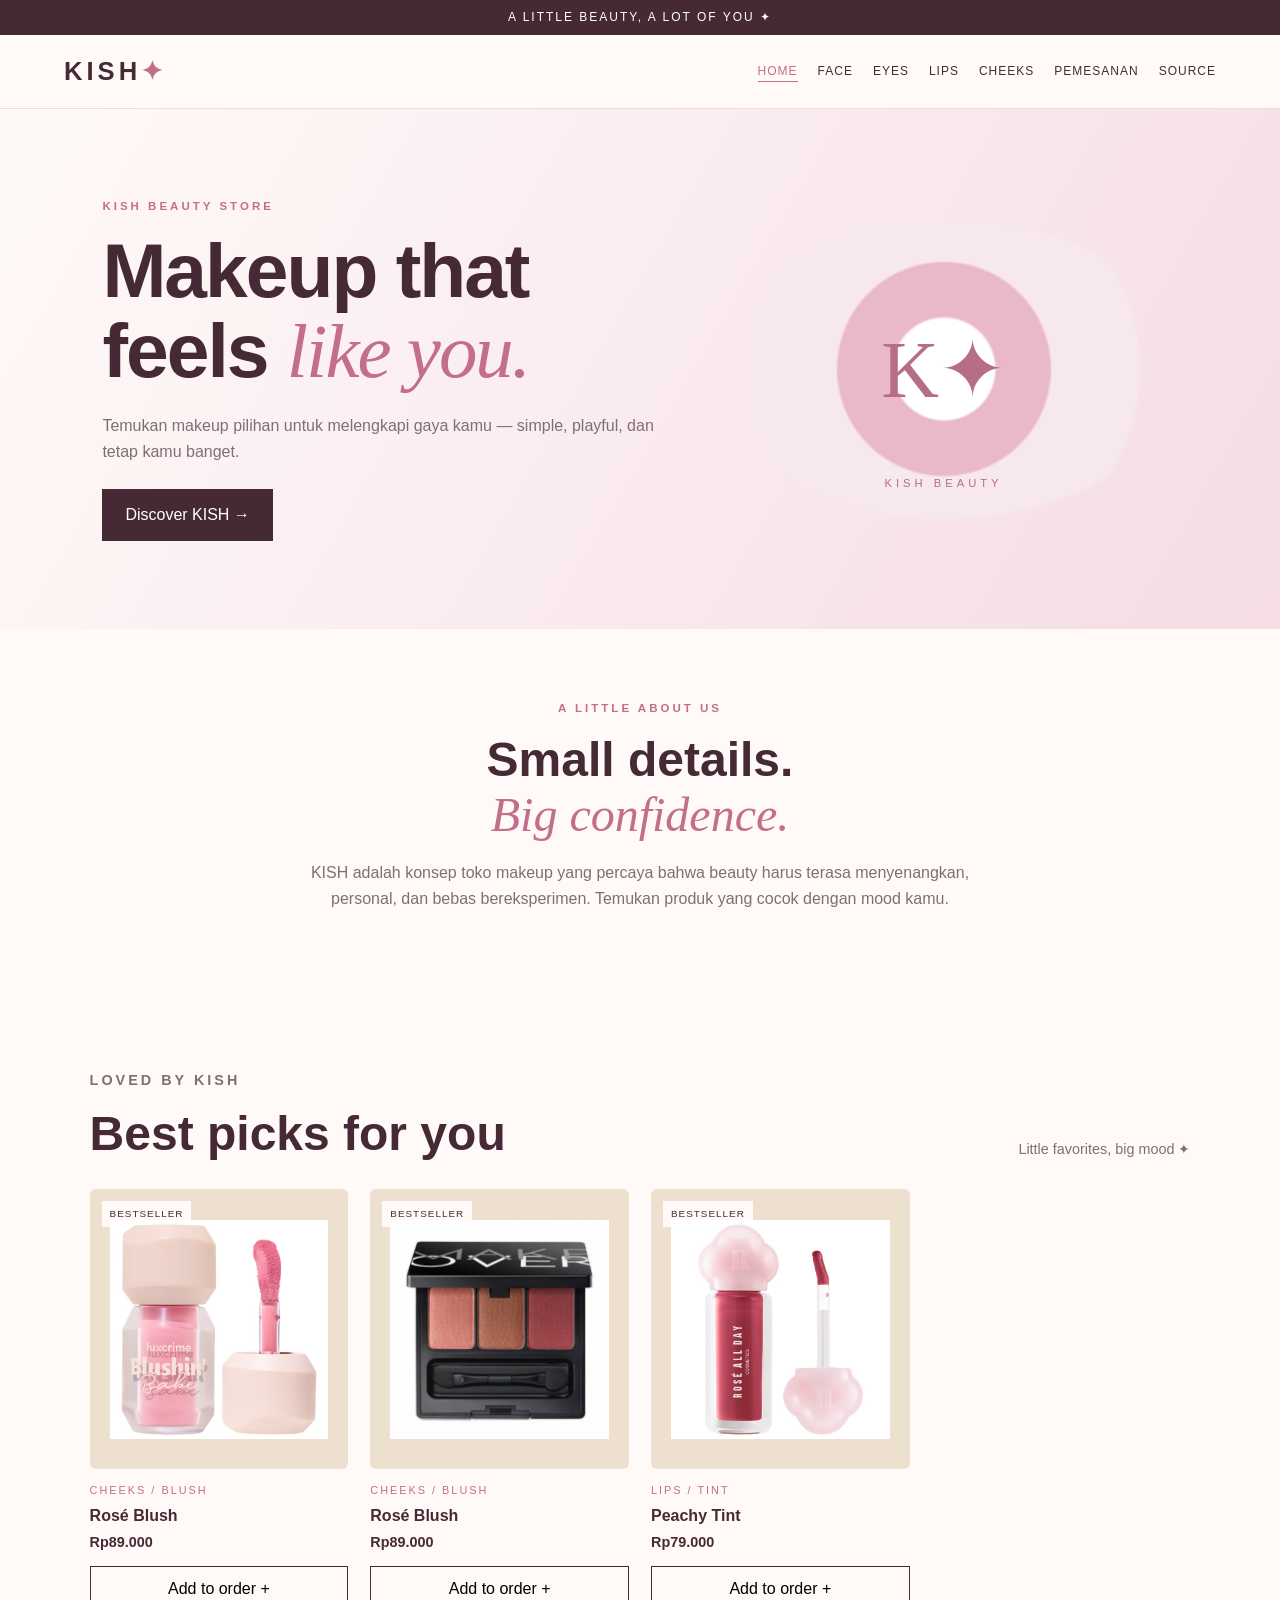
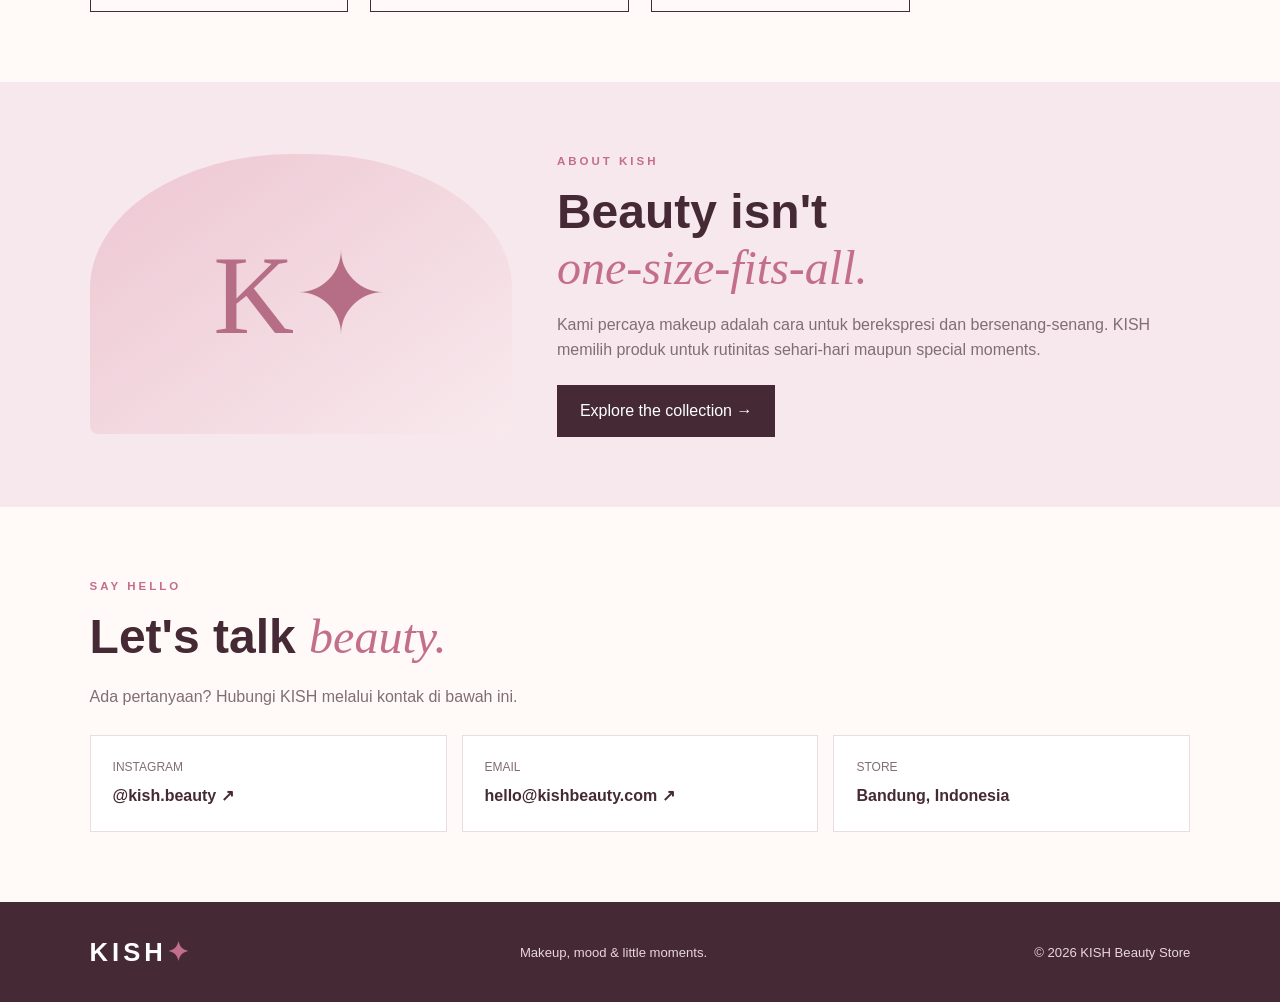
<file: index.html>
<!DOCTYPE html>
<html lang="id">

<head>
    <meta charset="UTF-8">
    <meta name="viewport" content="width=device-width, initial-scale=1">

    <title>Home | KISH Beauty</title>

    <link rel="stylesheet" href="style.css">
</head>

<body>

    <!-- Announcement Bar -->
    <div class="announcement">
        A LITTLE BEAUTY, A LOT OF YOU ✦
    </div>

    <!-- Header & Navigation -->
    <header>
        <a class="logo" href="index.html">
            KISH<span>✦</span>
        </a>

        <nav>
            <a href="index.html" class="active">Home</a>
            <a href="face.html" class="">Face</a>
            <a href="eyes.html" class="">Eyes</a>
            <a href="lips.html" class="">Lips</a>
            <a href="cheeks.html" class="">Cheeks</a>
            <a href="pemesanan.html" class="">Pemesanan</a>
            <a href="source.html" class="">Source</a>
        </nav>

        <button
            class="menu-toggle"
            onclick="toggleMenu()"
            aria-label="Open menu"
        >
            ☰
        </button>
    </header>

    <!-- Main Content -->
    <main>

        <!-- Hero Section -->
        <section class="hero">
            <div>
                <p class="eyebrow">KISH BEAUTY STORE</p>

                <h1>
                    Makeup that feels
                    <em>like you.</em>
                </h1>

                <p class="lead">
                    Temukan makeup pilihan untuk melengkapi gaya kamu —
                    simple, playful, dan tetap kamu banget.
                </p>

                <a class="btn" href="#best-picks">
                    Discover KISH →
                </a>
            </div>

            <div class="hero-art">
                K✦
            </div>
        </section>

        <!-- Short Introduction -->
        <section class="intro">
            <p class="eyebrow">A LITTLE ABOUT US</p>

            <h2>
                Small details.<br>
                <em>Big confidence.</em>
            </h2>

            <p>
                KISH adalah konsep toko makeup yang percaya bahwa beauty
                harus terasa menyenangkan, personal, dan bebas bereksperimen.
                Temukan produk yang cocok dengan mood kamu.
            </p>
        </section>

        <!-- Best Picks Section -->
        <section id="best-picks">

            <div class="section-heading">
                <div>
                    <p class="eyebrow">LOVED BY KISH</p>
                    <h2>Best picks for you</h2>
                </div>

                <p>Little favorites, big mood ✦</p>
            </div>

            <div class="products">

                <!-- Product 1 -->
                <article class="product">
                    
<div class="product-art sand">
    <img
        src="images/cek2.jpg"
        alt="Soft Matte Cushion KISH"
        class="product-image"
    >

    <span class="tag">
        BESTSELLER
    </span>
</div>


                    <p class="product-meta">CHEEKS / BLUSH</p>
                    <h3>Rosé Blush</h3>

                    <div class="price">Rp89.000</div>

                    <button onclick="chooseProduct(&quot;Rosé Blush&quot;)">
                        Add to order +
                    </button>
                </article>

<!-- Product 2 -->
                <article class="product">
                    
<div class="product-art sand">
    <img
        src="images/eye2.jpg"
        alt="Soft Matte Cushion KISH"
        class="product-image"
    >

    <span class="tag">
        BESTSELLER
    </span>
</div>


                    <p class="product-meta">CHEEKS / BLUSH</p>
                    <h3>Rosé Blush</h3>

                    <div class="price">Rp89.000</div>

                    <button onclick="chooseProduct(&quot;Rosé Blush&quot;)">
                        Add to order +
                    </button>
                </article>

                <!-- Product 3 -->
                <article class="product">
                    
<div class="product-art sand">
    <img
        src="images/lips1.jpg"
        alt="Soft Matte Cushion KISH"
        class="product-image"
    >

    <span class="tag">
        BESTSELLER
    </span>
</div>

                    <p class="product-meta">LIPS / TINT</p>
                    <h3>Peachy Tint</h3>

                    <div class="price">Rp79.000</div>

                    <button onclick="chooseProduct(&quot;Peachy Tint&quot;)">
                        Add to order +
                    </button>
                </article>

                

                

            </div>
        </section>

        <!-- About KISH Section -->
        <section class="split">

            <div class="brand-art">
                K✦
            </div>

            <div>
                <p class="eyebrow">ABOUT KISH</p>

                <h2>
                    Beauty isn't<br>
                    <em>one-size-fits-all.</em>
                </h2>

                <p>
                    Kami percaya makeup adalah cara untuk berekspresi dan
                    bersenang-senang. KISH memilih produk untuk rutinitas
                    sehari-hari maupun special moments.
                </p>

                <a class="btn" href="face.html">
                    Explore the collection →
                </a>
            </div>

        </section>

        <!-- Contact Section -->
        <section id="contact">

            <p class="eyebrow">SAY HELLO</p>

            <h2>
                Let's talk <em>beauty.</em>
            </h2>

            <p class="lead">
                Ada pertanyaan? Hubungi KISH melalui kontak di bawah ini.
            </p>

            <div class="info-grid">

                <!-- Instagram -->
                <div class="info-card">
                    <span>INSTAGRAM</span>

                    <b>
                        <a
                            href="https://instagram.com/"
                            target="_blank"
                            rel="noopener"
                        >
                            @kish.beauty ↗
                        </a>
                    </b>
                </div>

                <!-- Email -->
                <div class="info-card">
                    <span>EMAIL</span>

                    <b>
                        <a href="mailto:hello@kishbeauty.com">
                            hello@kishbeauty.com ↗
                        </a>
                    </b>
                </div>

                <!-- Store Location -->
                <div class="info-card">
                    <span>STORE</span>
                    <b>Bandung, Indonesia</b>
                </div>

            </div>
        </section>

    </main>

    <!-- Footer -->
    <footer>
        <a class="logo" href="index.html">
            KISH<span>✦</span>
        </a>

        <p>Makeup, mood & little moments.</p>

        <small>© 2026 KISH Beauty Store</small>
    </footer>

    <!-- JavaScript -->
    <script src="script.js"></script>

</body>
</html>
</file>
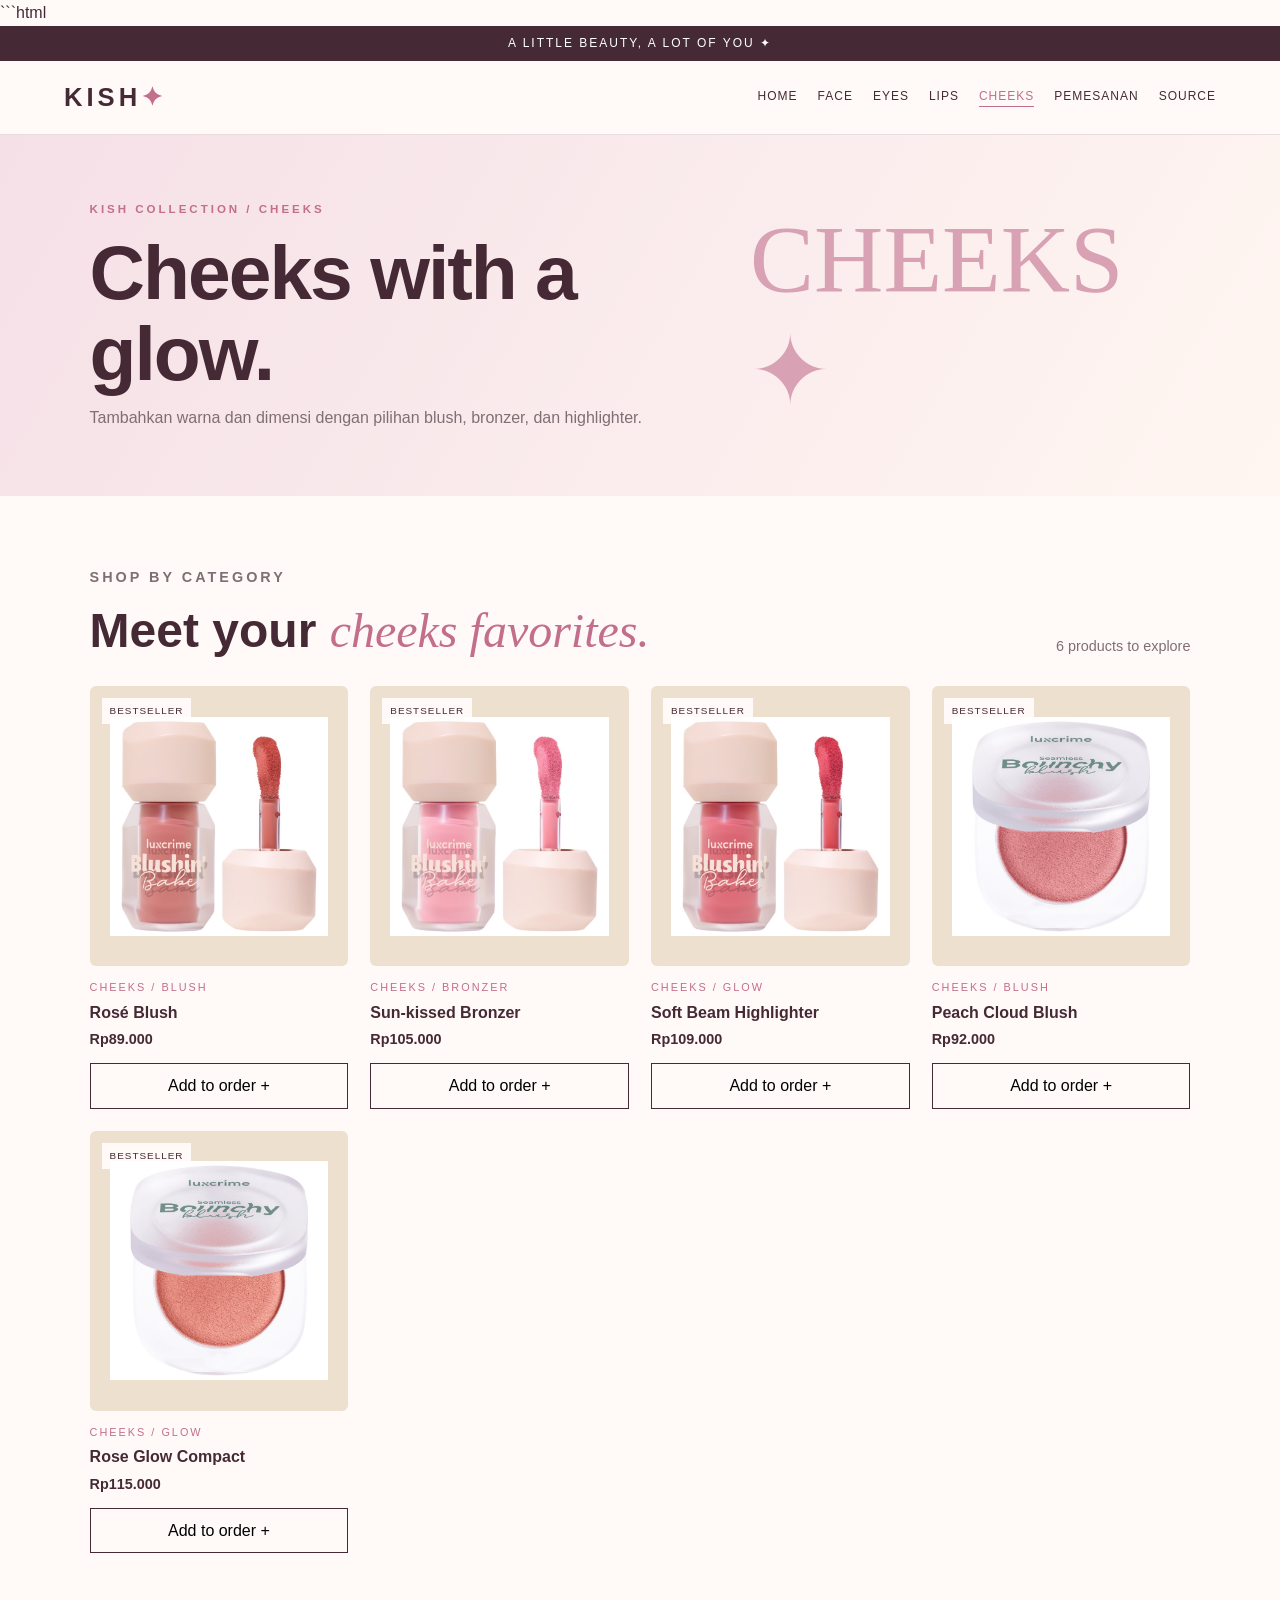
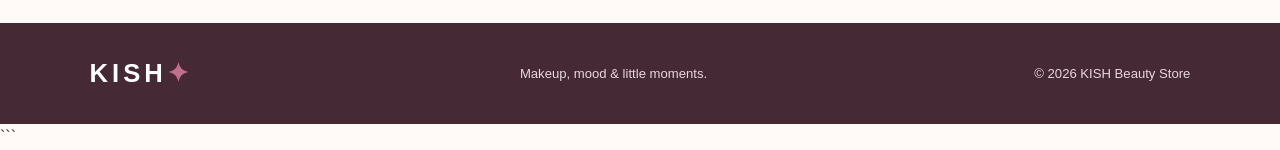
<file: cheeks.html>
```html
<!DOCTYPE html>
<html lang="id">

<head>
    <meta charset="UTF-8">
    <meta name="viewport" content="width=device-width, initial-scale=1">

    <title>Cheeks | KISH Beauty</title>

    <link rel="stylesheet" href="style.css">
</head>

<body>

    <!-- Announcement Bar -->
    <div class="announcement">
        A LITTLE BEAUTY, A LOT OF YOU ✦
    </div>

    <!-- Header & Navigation -->
    <header>
        <a class="logo" href="index.html">
            KISH<span>✦</span>
        </a>

        <nav>
            <a href="index.html">Home</a>
            <a href="face.html">Face</a>
            <a href="eyes.html">Eyes</a>
            <a href="lips.html">Lips</a>
            <a href="cheeks.html" class="active">Cheeks</a>
            <a href="pemesanan.html">Pemesanan</a>
            <a href="source.html">Source</a>
        </nav>

        <button
            class="menu-toggle"
            onclick="toggleMenu()"
            aria-label="Open menu"
        >
            ☰
        </button>
    </header>

    <!-- Main Content -->
    <main>

        <!-- Cheeks Hero Section -->
        <section class="category-hero">
            <div>
                <p class="eyebrow">KISH COLLECTION / CHEEKS</p>

                <h1>Cheeks with a glow.</h1>

                <p>
                    Tambahkan warna dan dimensi dengan pilihan blush,
                    bronzer, dan highlighter.
                </p>
            </div>

            <div class="category-word">
                CHEEKS ✦
            </div>
        </section>

        <!-- Cheeks Product Collection -->
        <section>

            <div class="section-heading">
                <div>
                    <p class="eyebrow">SHOP BY CATEGORY</p>

                    <h2>
                        Meet your <em>cheeks favorites.</em>
                    </h2>
                </div>

                <p>6 products to explore</p>
            </div>

            <div class="products">

                <!-- Product 1: Rosé Blush -->
                <article class="product">
                    <div class="product-art sand"> <img src="images/cek1.jpg" alt="Soft Matte Cushion KISH" class="product-image" > <span class="tag"> BESTSELLER </span> </div>

                    <p class="product-meta">CHEEKS / BLUSH</p>
                    <h3>Rosé Blush</h3>

                    <div class="price">Rp89.000</div>

                    <button onclick="chooseProduct('Rosé Blush')">
                        Add to order +
                    </button>
                </article>

                <!-- Product 2: Sun-kissed Bronzer -->
                <article class="product">
                    <div class="product-art sand"> <img src="images/cek2.jpg" alt="Soft Matte Cushion KISH" class="product-image" > <span class="tag"> BESTSELLER </span> </div>

                    <p class="product-meta">CHEEKS / BRONZER</p>
                    <h3>Sun-kissed Bronzer</h3>

                    <div class="price">Rp105.000</div>

                    <button onclick="chooseProduct('Sun-kissed Bronzer')">
                        Add to order +
                    </button>
                </article>

                <!-- Product 3: Soft Beam Highlighter -->
                <article class="product">
                    <div class="product-art sand"> <img src="images/cek3.jpg" alt="Soft Matte Cushion KISH" class="product-image" > <span class="tag"> BESTSELLER </span> </div>

                    <p class="product-meta">CHEEKS / GLOW</p>
                    <h3>Soft Beam Highlighter</h3>

                    <div class="price">Rp109.000</div>

                    <button onclick="chooseProduct('Soft Beam Highlighter')">
                        Add to order +
                    </button>
                </article>

                </article>

                <!-- Product 5: Peach Cloud Blush -->
                <article class="product">
                   <div class="product-art sand"> <img src="images/cek5.jpg" alt="Soft Matte Cushion KISH" class="product-image" > <span class="tag"> BESTSELLER </span> </div>

                    <p class="product-meta">CHEEKS / BLUSH</p>
                    <h3>Peach Cloud Blush</h3>

                    <div class="price">Rp92.000</div>

                    <button onclick="chooseProduct('Peach Cloud Blush')">
                        Add to order +
                    </button>
                </article>

                <!-- Product 6: Rose Glow Compact -->
                <article class="product">
                    <div class="product-art sand"> <img src="images/cek6.jpg" alt="Soft Matte Cushion KISH" class="product-image" > <span class="tag"> BESTSELLER </span> </div>

                    <p class="product-meta">CHEEKS / GLOW</p>
                    <h3>Rose Glow Compact</h3>

                    <div class="price">Rp115.000</div>

                    <button onclick="chooseProduct('Rose Glow Compact')">
                        Add to order +
                    </button>
                </article>

            </div>
        </section>

    </main>

    <!-- Footer -->
    <footer>
        <a class="logo" href="index.html">
            KISH<span>✦</span>
        </a>

        <p>Makeup, mood & little moments.</p>

        <small>© 2026 KISH Beauty Store</small>
    </footer>

    <!-- JavaScript -->
    <script src="script.js"></script>

</body>
</html>
```
</file>
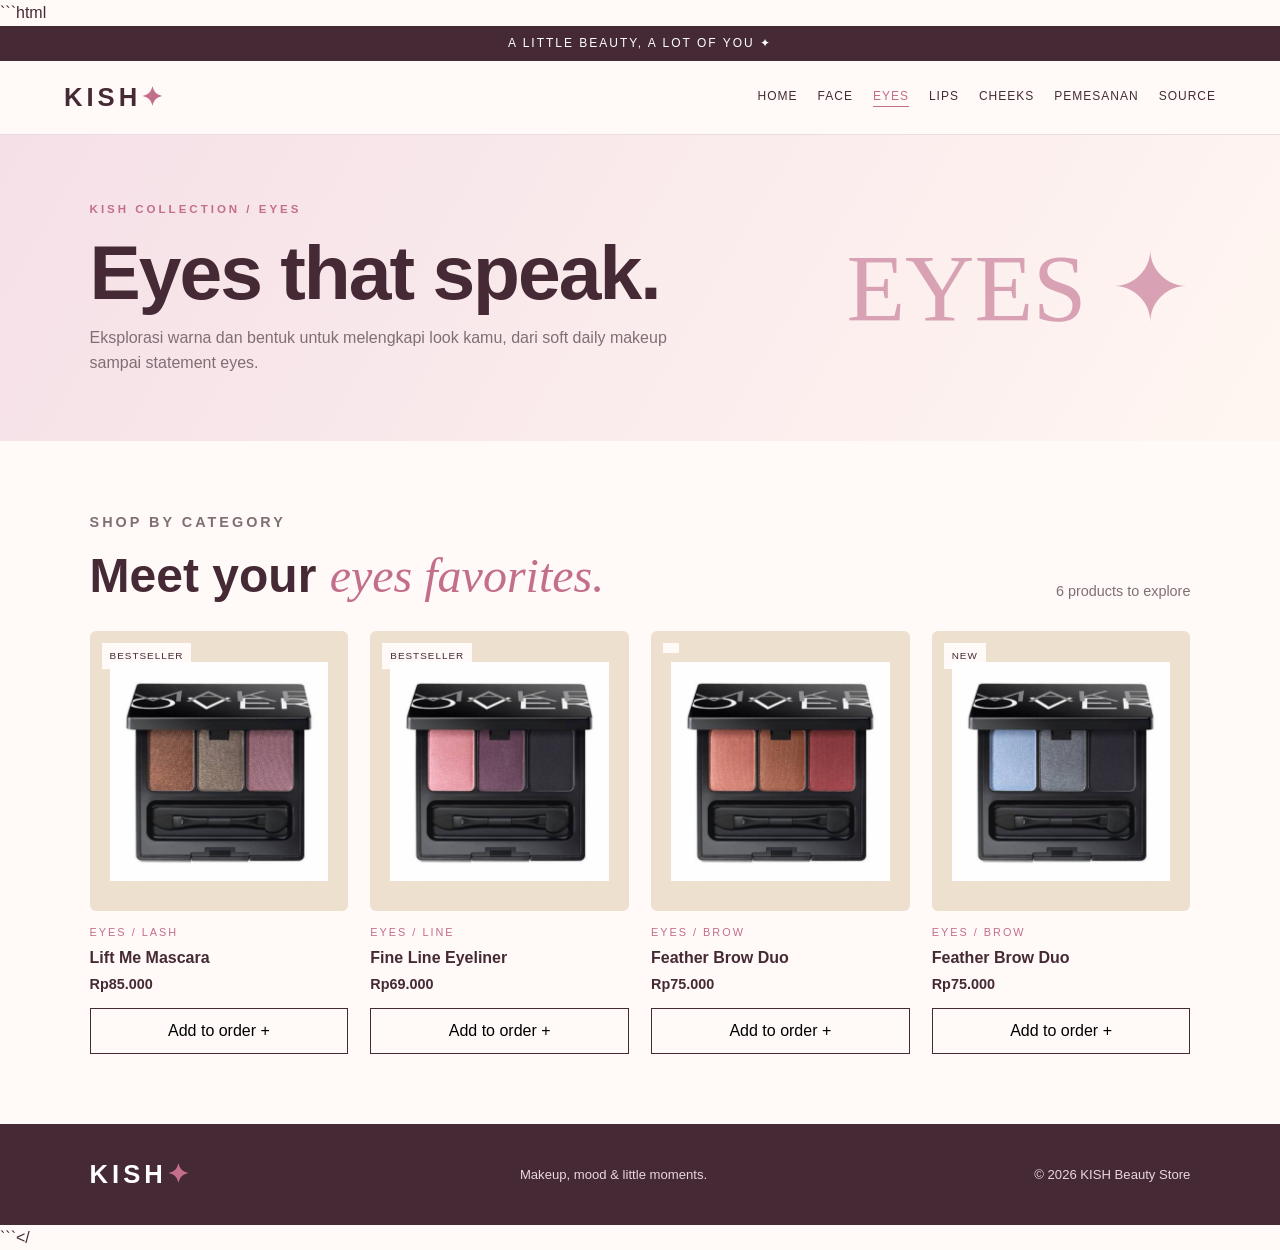
<file: eyes.html>
```html
<!DOCTYPE html>
<html lang="id">
<head>
    <meta charset="UTF-8">
    <meta name="viewport" content="width=device-width, initial-scale=1">

    <title>Eyes | KISH Beauty</title>
    <link rel="stylesheet" href="style.css">
</head>

<body>
    <!-- Announcement Bar -->
    <div class="announcement">
        A LITTLE BEAUTY, A LOT OF YOU ✦
    </div>

    <!-- Header & Navigation -->
    <header>
        <a class="logo" href="index.html">
            KISH<span>✦</span>
        </a>

        <nav>
            <a href="index.html">Home</a>
            <a href="face.html">Face</a>
            <a href="eyes.html" class="active">Eyes</a>
            <a href="lips.html">Lips</a>
            <a href="cheeks.html">Cheeks</a>
            <a href="pemesanan.html">Pemesanan</a>
            <a href="source.html">Source</a>
        </nav>

        <button
            class="menu-toggle"
            onclick="toggleMenu()"
            aria-label="Open menu"
        >
            ☰
        </button>
    </header>

    <!-- Main Content -->
    <main>

        <!-- Eyes Hero Section -->
        <section class="category-hero">
            <div>
                <p class="eyebrow">KISH COLLECTION / EYES</p>

                <h1>Eyes that speak.</h1>

                <p>
                    Eksplorasi warna dan bentuk untuk melengkapi look kamu,
                    dari soft daily makeup sampai statement eyes.
                </p>
            </div>

            <div class="category-word">
                EYES ✦
            </div>
        </section>

        <!-- Eyes Products Section -->
        <section>
            <div class="section-heading">
                <div>
                    <p class="eyebrow">SHOP BY CATEGORY</p>
                    <h2>Meet your <em>eyes favorites.</em></h2>
                </div>

                <p>6 products to explore</p>
            </div>

            <div class="products">

               

                <!-- Product 2 -->
                <article class="product">
                   <div class="product-art sand"> <img src="images/eye1.jpg" alt="Soft Matte Cushion KISH" class="product-image" > <span class="tag"> BESTSELLER </span> </div>

                    <p class="product-meta">EYES / LASH</p>
                    <h3>Lift Me Mascara</h3>
                    <div class="price">Rp85.000</div>

                    <button onclick="chooseProduct('Lift Me Mascara')">
                        Add to order +
                    </button>
                </article>

                <!-- Product 3 -->
                <article class="product">
                    <div class="product-art sand"> <img src="images/eye3.jpg" alt="Soft Matte Cushion KISH" class="product-image" > <span class="tag"> BESTSELLER </span> </div>

                    <p class="product-meta">EYES / LINE</p>
                    <h3>Fine Line Eyeliner</h3>
                    <div class="price">Rp69.000</div>

                    <button onclick="chooseProduct('Fine Line Eyeliner')">
                        Add to order +
                    </button>
                </article>

                <!-- Product 4 -->
                <article class="product">
                    <div class="product-art sand"> <img src="images/eye2.jpg" alt="Soft Matte Cushion KISH" class="product-image" > <span class="tag"> </span> </div>

                    <p class="product-meta">EYES / BROW</p>
                    <h3>Feather Brow Duo</h3>
                    <div class="price">Rp75.000</div>

                    <button onclick="chooseProduct('Feather Brow Duo')">
                        Add to order +
                    </button>
                </article>

               

                <!-- Product 6 -->
               <article class="product">
                    <div class="product-art sand"> <img src="images/eye4.jpg" alt="Soft Matte Cushion KISH" class="product-image" > <span class="tag"> NEW </span> </div>

                    <p class="product-meta">EYES / BROW</p>
                    <h3>Feather Brow Duo</h3>
                    <div class="price">Rp75.000</div>

                    <button onclick="chooseProduct('Feather Brow Duo')">
                        Add to order +
                    </button>
                </article>

            </div>
        </section>

    </main>

    <!-- Footer -->
    <footer>
        <a class="logo" href="index.html">
            KISH<span>✦</span>
        </a>

        <p>Makeup, mood & little moments.</p>

        <small>© 2026 KISH Beauty Store</small>
    </footer>

    <!-- JavaScript -->
    <script src="script.js"></script>
</body>
</html>
```</
</file>
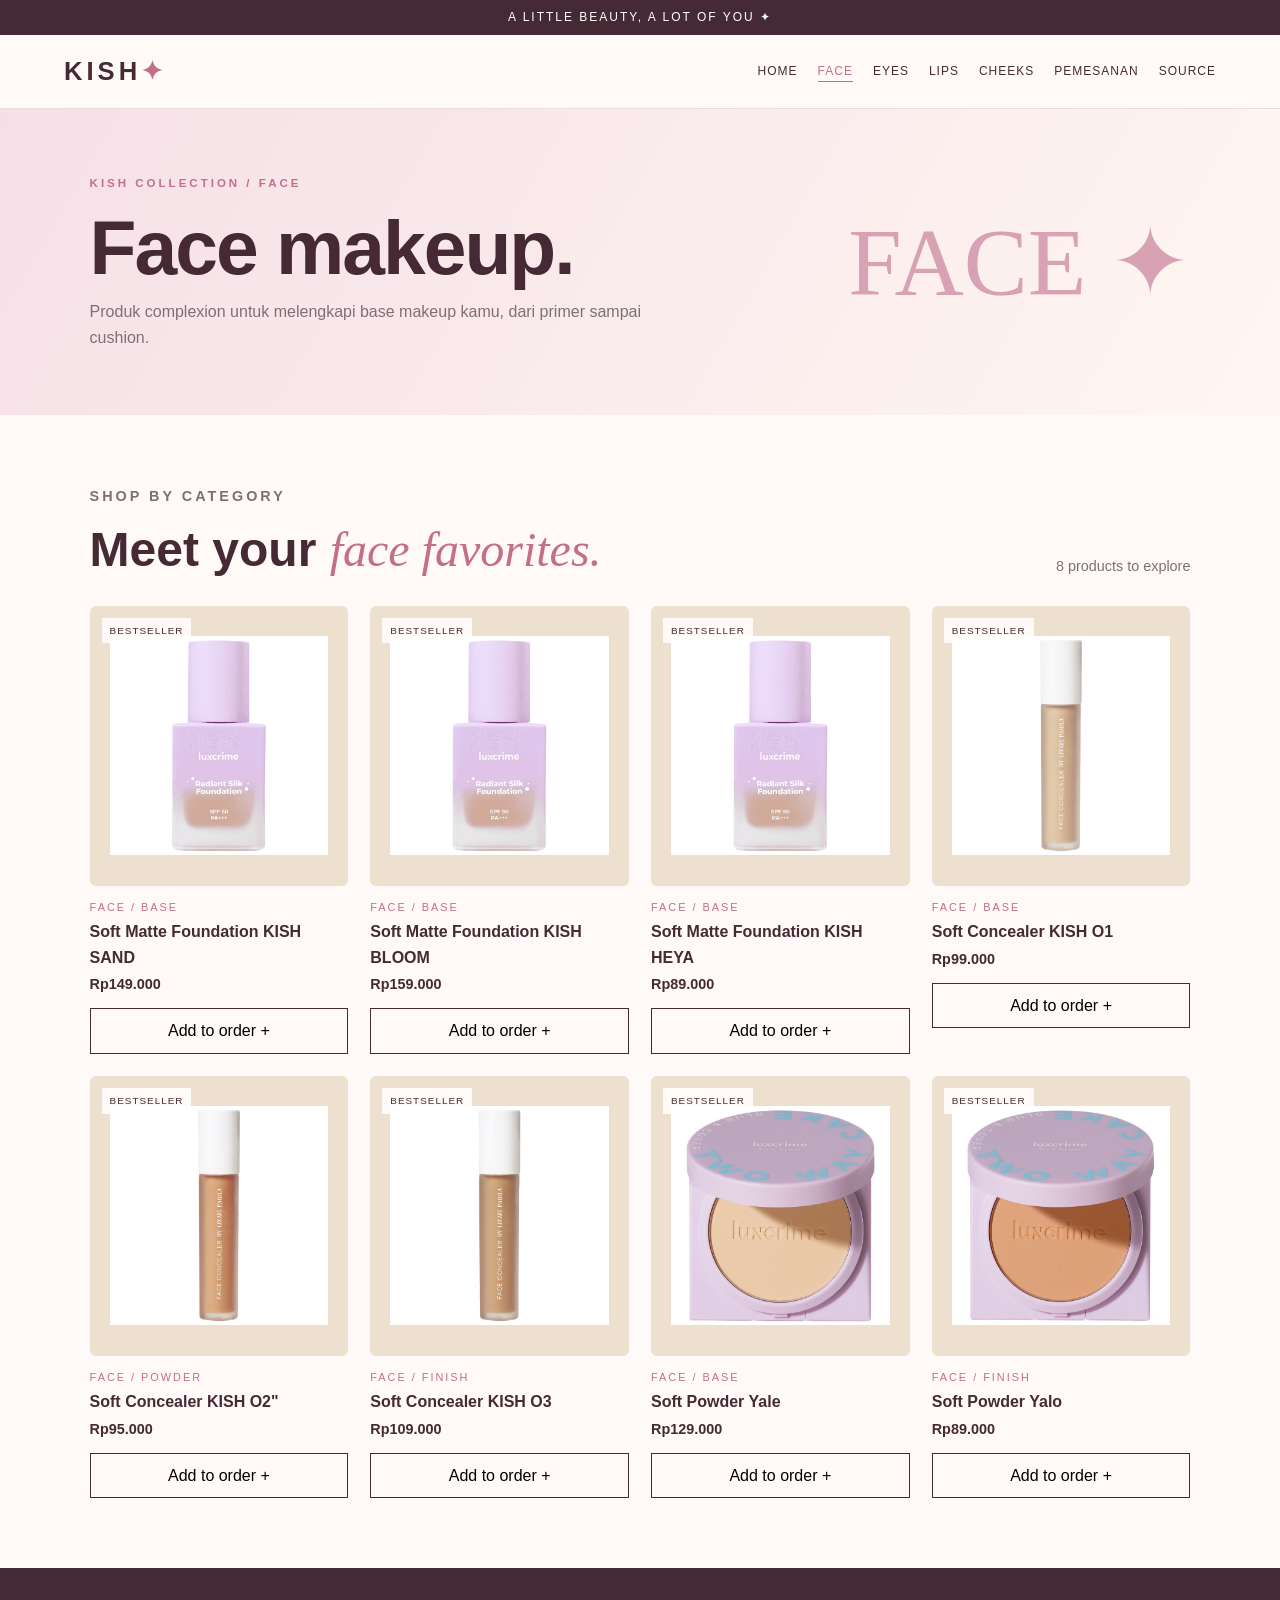
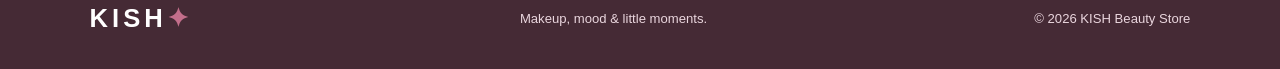
<file: face.html>
<!DOCTYPE html>
<html lang="id">
<head>
    <meta charset="UTF-8">
    <meta name="viewport" content="width=device-width, initial-scale=1">

    <title>Face | KISH Beauty</title>

    <link rel="stylesheet" href="style.css">
</head>

<body>

    <!-- Announcement Bar -->
    <div class="announcement">
        A LITTLE BEAUTY, A LOT OF YOU ✦
    </div>

    <!-- Header & Navigation -->
    <header>
        <a class="logo" href="index.html">
            KISH<span>✦</span>
        </a>

        <nav>
            <a href="index.html" class="">Home</a>
            <a href="face.html" class="active">Face</a>
            <a href="eyes.html" class="">Eyes</a>
            <a href="lips.html" class="">Lips</a>
            <a href="cheeks.html" class="">Cheeks</a>
            <a href="pemesanan.html" class="">Pemesanan</a>
            <a href="source.html" class="">Source</a>
        </nav>

        <button
            class="menu-toggle"
            onclick="toggleMenu()"
            aria-label="Open menu"
        >
            ☰
        </button>
    </header>

    <!-- Main Content -->
    <main>

        <!-- Face Category Hero -->
        <section class="category-hero">

            <div>
                <p class="eyebrow">
                    KISH COLLECTION / FACE
                </p>

                <h1>Face makeup.</h1>

                <p>
                    Produk complexion untuk melengkapi base makeup kamu,
                    dari primer sampai cushion.
                </p>
            </div>

            <div class="category-word">
                FACE ✦
            </div>

        </section>

        <!-- Product Collection -->
        <section>

            <div class="section-heading">

                <div>
                    <p class="eyebrow">
                        SHOP BY CATEGORY
                    </p>

                    <h2>
                        Meet your <em>face favorites.</em>
                    </h2>
                </div>

                <p>8 products to explore</p>

            </div>

            <div class="products">

                <!-- Product 1 -->
                <article class="product">

                    
<div class="product-art sand">
    <img
        src="images/face1.jpg"
        alt="Soft Matte Foundation KISH SAND"
        class="product-image"
    >

    <span class="tag">
        BESTSELLER
    </span>
</div>

                    <p class="product-meta">
                        FACE / BASE
                    </p>

                    <h3>Soft Matte Foundation KISH SAND</h3>

                    <div class="price">
                        Rp149.000
                    </div>

                    <button
                        onclick="chooseProduct('Soft Matte Foundation KISH SAND')"
                    >
                        Add to order +
                    </button>

                </article>

                <!-- Product 2 -->
                <article class="product">

                   
<div class="product-art sand">
    <img
        src="images/face2.jpg"
        alt="Soft Matte Foundation KISH BLOOM"
        class="product-image"
    >

    <span class="tag">
        BESTSELLER
    </span>
</div>

                    <p class="product-meta">
                        FACE / BASE
                    </p>

                    <h3>Soft Matte Foundation KISH BLOOM</h3>

                    <div class="price">
                        Rp159.000
                    </div>

                    <button
                        onclick="chooseProduct('Soft Matte Foundation KISH BLOOM')"
                    >
                        Add to order +
                    </button>

                </article>

                <!-- Product 3 -->
                <article class="product">

                   
<div class="product-art sand">
    <img
        src="images/face3.jpg"
        alt="Soft Matte Foundation KISH HEYA"
        class="product-image"
    >

    <span class="tag">
        BESTSELLER
    </span>
</div>


                    <p class="product-meta">
                        FACE / BASE
                    </p>

                    <h3>Soft Matte Foundation KISH HEYA</h3>

                    <div class="price">
                        Rp89.000
                    </div>

                    <button
                        onclick="chooseProduct('Soft Matte Foundation KISH HEYA')"
                    >
                        Add to order +
                    </button>

                </article>

                <!-- Product 4 -->
                <article class="product">

                    
<div class="product-art sand">
    <img
        src="images/face4.jpg"
        alt="Soft Concealer KISH O1"
        class="product-image"
    >

    <span class="tag">
        BESTSELLER
    </span>
</div>


                    <p class="product-meta">
                        FACE / BASE
                    </p>

                    <h3>Soft Concealer KISH O1</h3>

                    <div class="price">
                        Rp99.000
                    </div>

                    <button
                        onclick="chooseProduct('Soft Concealer KISH O1')"
                    >
                        Add to order +
                    </button>

                </article>

                <!-- Product 5 -->
                <article class="product">

                   
<div class="product-art sand">
    <img
        src="images/face5.jpg"
        alt="Soft Concealer KISH O2"
        class="product-image"
    >

    <span class="tag">
        BESTSELLER
    </span>
</div>


                    <p class="product-meta">
                        FACE / POWDER
                    </p>

                    <h3> Soft Concealer KISH O2" </h3>

                    <div class="price">
                        Rp95.000
                    </div>

                    <button
                        onclick="chooseProduct('Soft Concealer KISH O2"')"
                    >
                        Add to order +
                    </button>

                </article>

                <!-- Product 6 -->
                <article class="product">

                   
<div class="product-art sand">
    <img
        src="images/face6.jpg"
        alt="Soft Concealer KISH O3"
        class="product-image"
    >

    <span class="tag">
        BESTSELLER
    </span>
</div>


                    <p class="product-meta">
                        FACE / FINISH
                    </p>

                    <h3>Soft Concealer KISH O3</h3>

                    <div class="price">
                        Rp109.000
                    </div>

                    <button
                        onclick="chooseProduct('Soft Concealer KISH O3t')"
                    >
                        Add to order +
                    </button>

                </article>

<!-- Product 7 -->
<article class="product">

   
<div class="product-art sand">
    <img
        src="images/face7.jpg"
        alt="Soft Powder Yale"
        class="product-image"
    >

    <span class="tag">
        BESTSELLER
    </span>
</div>


    <p class="product-meta">
        FACE / BASE
    </p>

    <h3>Soft Powder Yale</h3>

    <div class="price">
        Rp129.000
    </div>

    <button onclick="chooseProduct('Soft Powder Yale')">
        Add to order +
    </button>

</article>

<!-- Product 8 -->
<article class="product">

    
<div class="product-art sand">
    <img
        src="images/face8.jpg"
        alt="Soft Powder Yalo"
        class="product-image"
    >

    <span class="tag">
        BESTSELLER
    </span>
</div>


    <p class="product-meta">
        FACE / FINISH
    </p>

    <h3>Soft Powder Yalo</h3>

    <div class="price">
        Rp89.000
    </div>

    <button onclick="chooseProduct('Soft Powder Yalo')">
        Add to order +
    </button>

</article>


            </div>

        </section>

    </main>

    <!-- Footer -->
    <footer>

        <a class="logo" href="index.html">
            KISH<span>✦</span>
        </a>

        <p>
            Makeup, mood & little moments.
        </p>

        <small>
            © 2026 KISH Beauty Store
        </small>

    </footer>

    <!-- JavaScript -->
    <script src="script.js"></script>

</body>
</html>
</file>
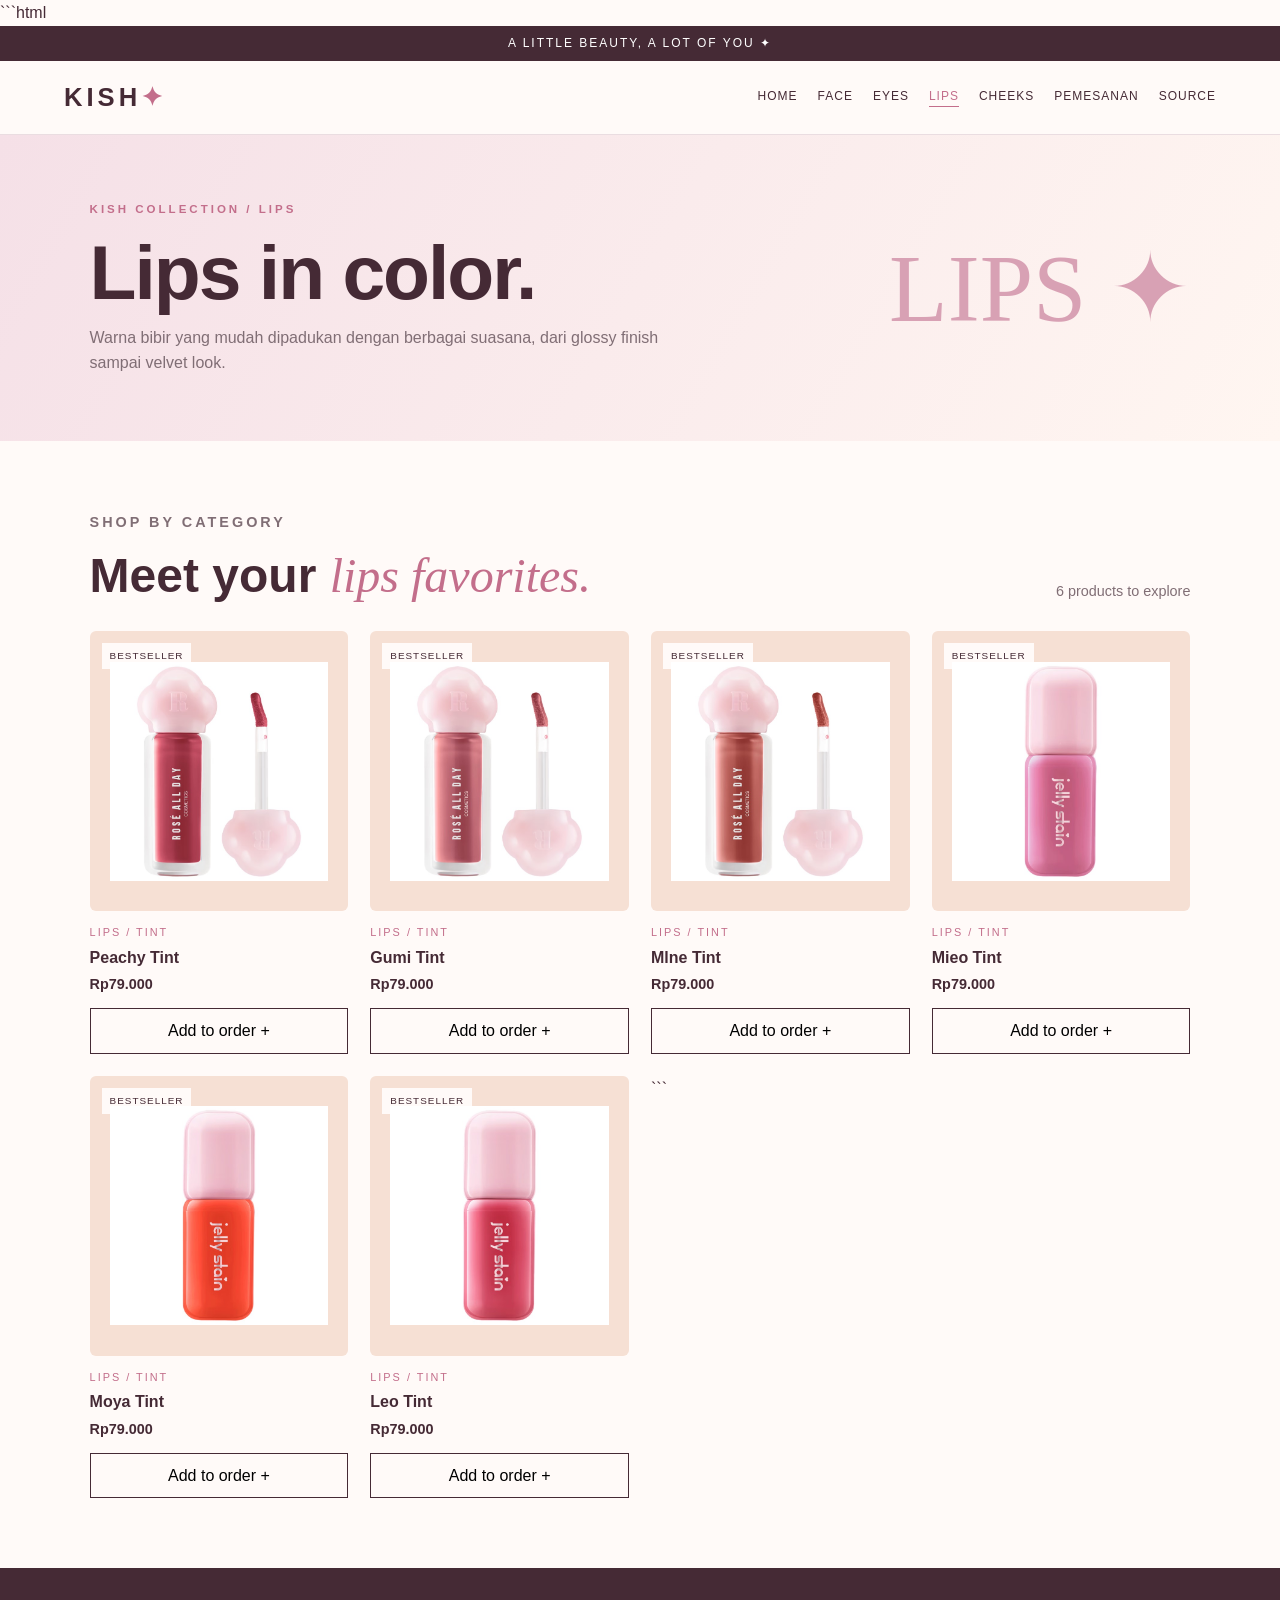
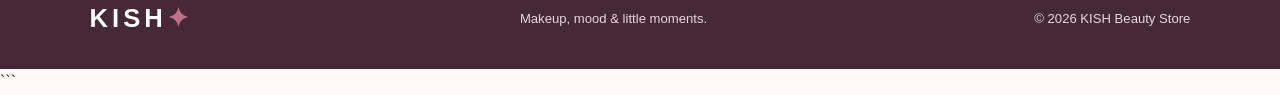
<file: lips.html>
```html
<!DOCTYPE html>
<html lang="id">

<head>
    <meta charset="UTF-8">
    <meta name="viewport" content="width=device-width, initial-scale=1">

    <title>Lips | KISH Beauty</title>

    <link rel="stylesheet" href="style.css">
</head>

<body>

    <!-- Announcement Bar -->
    <div class="announcement">
        A LITTLE BEAUTY, A LOT OF YOU ✦
    </div>

    <!-- Header & Navigation -->
    <header>
        <a class="logo" href="index.html">
            KISH<span>✦</span>
        </a>

        <nav>
            <a href="index.html">Home</a>
            <a href="face.html">Face</a>
            <a href="eyes.html">Eyes</a>
            <a href="lips.html" class="active">Lips</a>
            <a href="cheeks.html">Cheeks</a>
            <a href="pemesanan.html">Pemesanan</a>
            <a href="source.html">Source</a>
        </nav>

        <button
            class="menu-toggle"
            onclick="toggleMenu()"
            aria-label="Open menu"
        >
            ☰
        </button>
    </header>

    <!-- Main Content -->
    <main>

        <!-- Lips Hero Section -->
        <section class="category-hero">
            <div>
                <p class="eyebrow">KISH COLLECTION / LIPS</p>

                <h1>Lips in color.</h1>

                <p>
                    Warna bibir yang mudah dipadukan dengan berbagai suasana,
                    dari glossy finish sampai velvet look.
                </p>
            </div>

            <div class="category-word">
                LIPS ✦
            </div>
        </section>

        <!-- Lips Product Collection -->
        <section>

            <div class="section-heading">
                <div>
                    <p class="eyebrow">SHOP BY CATEGORY</p>

                    <h2>
                        Meet your <em>lips favorites.</em>
                    </h2>
                </div>

                <p>6 products to explore</p>
            </div>

            <div class="products">
              
<!-- Product 1: Peachy Tint -->
<article class="product">
    <div class="product-art peach">
        <img
            src="images/lips1.jpg"
            alt="Peachy Tint KISH"
            class="product-image"
        >
        <span class="tag">BESTSELLER</span>
    </div>

    <p class="product-meta">LIPS / TINT</p>
    <h3>Peachy Tint</h3>
    <div class="price">Rp79.000</div>

    <button onclick="chooseProduct('Peachy Tint')">
        Add to order +
    </button>
</article>

<!-- Product 2: Gumi Tint -->
<article class="product">
    <div class="product-art peach">
        <img
            src="images/lips2.jpg"
            alt="Peachy Tint KISH"
            class="product-image"
        >
        <span class="tag">BESTSELLER</span>
    </div>

    <p class="product-meta">LIPS / TINT</p>
    <h3>Gumi Tint</h3>
    <div class="price">Rp79.000</div>

    <button onclick="chooseProduct('Peachy Tint')">
        Add to order +
    </button>
</article>

<!-- Product 3: Mlne Tint -->
<article class="product">
    <div class="product-art peach">
        <img
            src="images/lips3.jpg"
            alt="Peachy Tint KISH"
            class="product-image"
        >
        <span class="tag">BESTSELLER</span>
    </div>

    <p class="product-meta">LIPS / TINT</p>
    <h3>Mlne Tint</h3>
    <div class="price">Rp79.000</div>

    <button onclick="chooseProduct('Peachy Tint')">
        Add to order +
    </button>
</article>

<!-- Product 4: Mieo Tint -->
<article class="product">
    <div class="product-art peach">
        <img
            src="images/lips4.jpg"
            alt="Peachy Tint KISH"
            class="product-image"
        >
        <span class="tag">BESTSELLER</span>
    </div>

    <p class="product-meta">LIPS / TINT</p>
    <h3>Mieo Tint</h3>
    <div class="price">Rp79.000</div>

    <button onclick="chooseProduct('Peachy Tint')">
        Add to order +
    </button>
</article>

<!-- Product 5: Moya Tint -->
<article class="product">
    <div class="product-art peach">
        <img
            src="images/lips5.jpg"
            alt="Peachy Tint KISH"
            class="product-image"
        >
        <span class="tag">BESTSELLER</span>
    </div>

    <p class="product-meta">LIPS / TINT</p>
    <h3>Moya Tint</h3>
    <div class="price">Rp79.000</div>

    <button onclick="chooseProduct('Peachy Tint')">
        Add to order +
    </button>
</article>

<!-- Product 6: Leo Tint -->
<article class="product">
    <div class="product-art peach">
        <img
            src="images/lips6.jpg"
            alt=" KISH"
            class="product-image"
        >
        <span class="tag">BESTSELLER</span>
    </div>

    <p class="product-meta">LIPS / TINT</p>
    <h3>Leo Tint</h3>
    <div class="price">Rp79.000</div>

    <button onclick="chooseProduct('Peachy Tint')">
        Add to order +
    </button>
</article>
```

            </div>
        </section>

    </main>

    <!-- Footer -->
    <footer>
        <a class="logo" href="index.html">
            KISH<span>✦</span>
        </a>

        <p>Makeup, mood & little moments.</p>

        <small>© 2026 KISH Beauty Store</small>
    </footer>

    <!-- JavaScript -->
    <script src="script.js"></script>

</body>
</html>
```
</file>
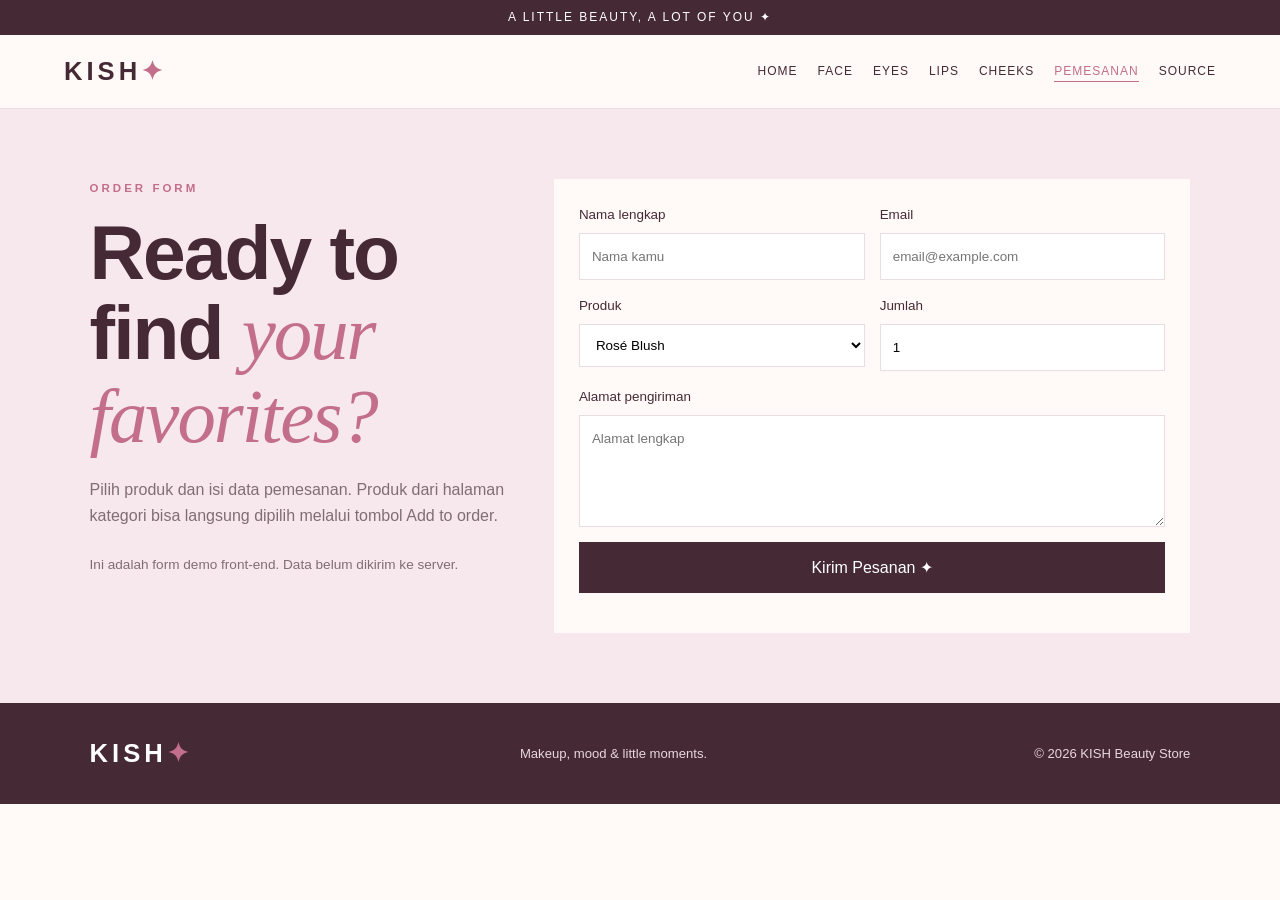
<file: pemesanan.html>
<!DOCTYPE html>
<html lang="id"><head><meta charset="UTF-8"><meta name="viewport" content="width=device-width, initial-scale=1"><title>Pemesanan | KISH Beauty</title><link rel="stylesheet" href="style.css"></head><body><div class="announcement">A LITTLE BEAUTY, A LOT OF YOU ✦</div><header><a class="logo" 
href="index.html">KISH<span>✦</span></a><nav><a href="index.html" class="">Home</a><a href="face.html" class="">Face</a><a href="eyes.html" class="">Eyes</a><a href="lips.html" 
class="">Lips</a><a href="cheeks.html" class="">Cheeks</a><a href="pemesanan.html" class="active">Pemesanan</a><a href="source.html" class="">Source</a></nav><button class="menu-toggle" onclick="toggleMenu()" aria-label="Open menu">☰</button></header><main><section class="order-layout"><div><p class="eyebrow">ORDER FORM</p><h1>Ready to find <em>your favorites?</em></h1><p class="lead">Pilih produk dan isi data pemesanan. Produk dari halaman kategori bisa langsung dipilih melalui tombol Add to order.</p><p style="color:var(--muted);font-size:.85rem">Ini adalah form demo front-end. Data belum dikirim ke server.</p></div><form class="order-form" id="orderForm"><label>Nama lengkap<input id="customerName" required placeholder="Nama kamu"></label><label>Email<input type="email" required placeholder="email@example.com"></label><label>Produk<select id="productSelect"><option>Rosé Blush</option><option>Peachy Tint</option><option>Everyday Palette</option><option>Glass Lip Gloss</option><option>Soft Matte Cushion</option><option>Skin Veil Foundation</option><option>Cloud Concealer</option><option>Blur Primer</option><option>Micro Finish Powder</option><option>Dewy Setting Mist</option><option>Lift Me Mascara</option><option>Fine Line Eyeliner</option><option>Feather Brow Duo</option><option>Soft Glam Palette</option><option>Lash Define Mascara</option><option>Velvet Lipstick</option><option>Define Lip Liner</option><option>Berry Lip Stain</option><option>Nude Lip Cream</option><option>Sun-kissed Bronzer</option><option>Soft Beam Highlighter</option><option>Blush Duo</option><option>Peach Cloud Blush</option><option>Rose Glow Compact</option></select></label><label>Jumlah<input id="quantity" type="number" min="1" value="1" required></label><label class="full">Alamat pengiriman<textarea rows="4" required placeholder="Alamat lengkap"></textarea></label><button class="btn full" type="submit">Kirim Pesanan ✦</button><p id="order-message" class="full" aria-live="polite"></p></form></section></main><footer><a class="logo" href="index.html">KISH<span>✦</span></a><p>Makeup, mood & little moments.</p><small>© 2026 KISH Beauty Store</small></footer><script src="script.js"></script></body></html>
</file>
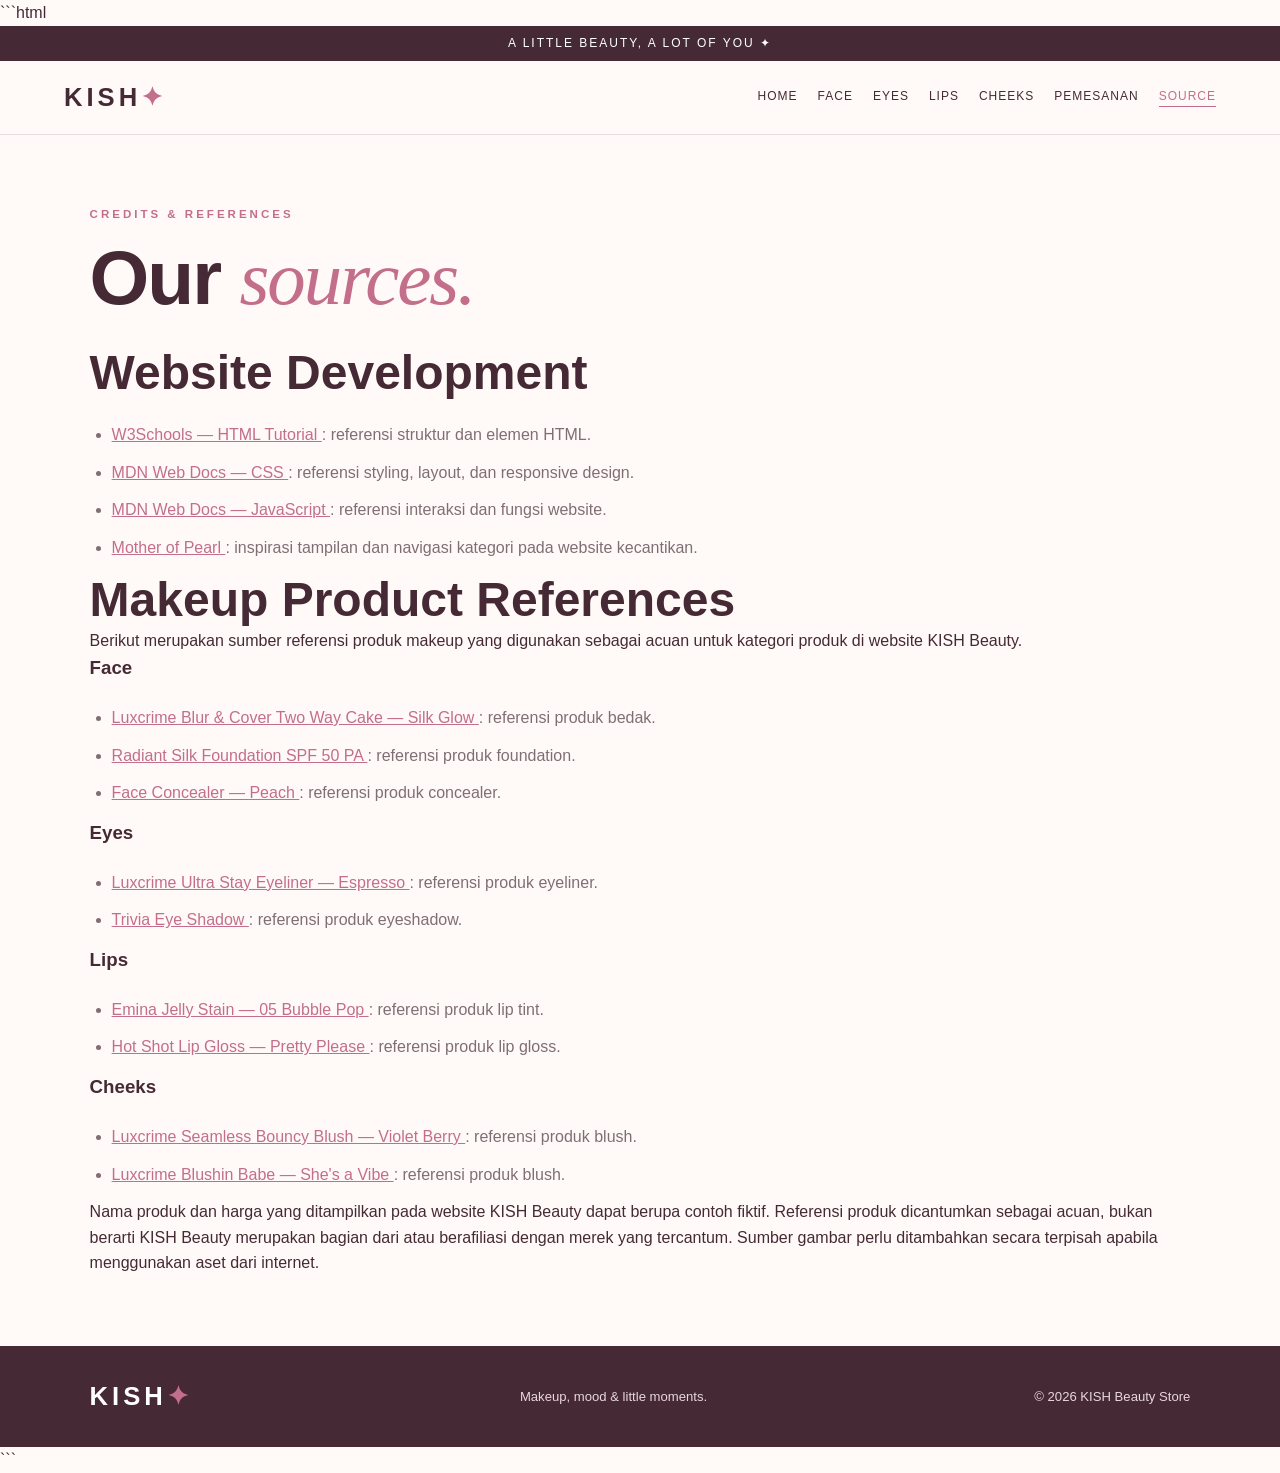
<file: source.html>
```html
<!DOCTYPE html>
<html lang="id">

<head>
    <meta charset="UTF-8">
    <meta name="viewport" content="width=device-width, initial-scale=1">

    <title>Source | KISH Beauty</title>

    <link rel="stylesheet" href="style.css">
</head>

<body>

    <!-- Announcement Bar -->
    <div class="announcement">
        A LITTLE BEAUTY, A LOT OF YOU ✦
    </div>

    <!-- Header & Navigation -->
    <header>
        <a class="logo" href="index.html">
            KISH<span>✦</span>
        </a>

        <nav>
            <a href="index.html">Home</a>
            <a href="face.html">Face</a>
            <a href="eyes.html">Eyes</a>
            <a href="lips.html">Lips</a>
            <a href="cheeks.html">Cheeks</a>
            <a href="pemesanan.html">Pemesanan</a>
            <a href="source.html" class="active">Source</a>
        </nav>

        <button
            class="menu-toggle"
            onclick="toggleMenu()"
            aria-label="Open menu"
        >
            ☰
        </button>
    </header>

    <!-- Main Content -->
    <main>
        <section class="sources-section">

            <p class="eyebrow">CREDITS & REFERENCES</p>

            <h1>Our <em>sources.</em></h1>

            <p class="lead">
                
            </p>

            <!-- Website Development Sources -->
            <div class="source-group">
                <h2>Website Development</h2>

                <ul class="source-list">
                    <li>
                        <a
                            href="https://www.w3schools.com/html/"
                            target="_blank"
                            rel="noopener noreferrer"
                        >
                            W3Schools — HTML Tutorial
                        </a>
                        : referensi struktur dan elemen HTML.
                    </li>

                    <li>
                        <a
                            href="https://developer.mozilla.org/en-US/docs/Web/CSS"
                            target="_blank"
                            rel="noopener noreferrer"
                        >
                            MDN Web Docs — CSS
                        </a>
                        : referensi styling, layout, dan responsive design.
                    </li>

                    <li>
                        <a
                            href="https://developer.mozilla.org/en-US/docs/Web/JavaScript"
                            target="_blank"
                            rel="noopener noreferrer"
                        >
                            MDN Web Docs — JavaScript
                        </a>
                        : referensi interaksi dan fungsi website.
                    </li>

                    <li>
                        <a
                            href="https://motherofpearl.id/"
                            target="_blank"
                            rel="noopener noreferrer"
                        >
                            Mother of Pearl
                        </a>
                        : inspirasi tampilan dan navigasi kategori
                        pada website kecantikan.
                    </li>
                </ul>
            </div>

            <!-- Makeup Product Sources -->
            <div class="source-group">
                <h2>Makeup Product References</h2>

                <p>
                    Berikut merupakan sumber referensi produk makeup
                    yang digunakan sebagai acuan untuk kategori produk
                    di website KISH Beauty.
                </p>

                <!-- Face Products -->
                <h3>Face</h3>

                <ul class="source-list">
                    <li>
                        <a
                            href="https://www.sociolla.com/pressed-powder/83573-luxcrime-blur-and-cover-two-way-cake-silk-glow"
                            target="_blank"
                            rel="noopener noreferrer"
                        >
                            Luxcrime Blur & Cover Two Way Cake — Silk Glow
                        </a>
                        : referensi produk bedak.
                    </li>

                    <li>
                        <a
                            href="https://www.sociolla.com/foundation/81100-radiant-silk-foundation-spf-50-pa?shade=_n02"
                            target="_blank"
                            rel="noopener noreferrer"
                        >
                            Radiant Silk Foundation SPF 50 PA
                        </a>
                        : referensi produk foundation.
                    </li>

                    <li>
                        <a
                            href="https://www.sociolla.com/concealer/26415-face-concealer?shade=peach"
                            target="_blank"
                            rel="noopener noreferrer"
                        >
                            Face Concealer — Peach
                        </a>
                        : referensi produk concealer.
                    </li>
                </ul>

                <!-- Eye Products -->
                <h3>Eyes</h3>

                <ul class="source-list">
                    <li>
                        <a
                            href="https://www.sociolla.com/eyeliner/80831-luxcrime-ultra-stay-eyeliner?shade=shade_espresso"
                            target="_blank"
                            rel="noopener noreferrer"
                        >
                            Luxcrime Ultra Stay Eyeliner — Espresso
                        </a>
                        : referensi produk eyeliner.
                    </li>

                    <li>
                        <a
                            href="https://www.sociolla.com/eyeshadow/2218-trivia-eye-shadow"
                            target="_blank"
                            rel="noopener noreferrer"
                        >
                            Trivia Eye Shadow
                        </a>
                        : referensi produk eyeshadow.
                    </li>
                </ul>

                <!-- Lip Products -->
                <h3>Lips</h3>

                <ul class="source-list">
                    <li>
                        <a
                            href="https://www.sociolla.com/lip-tint/94894-emina-jelly-stain?shade=05_bubble_pop_3_g"
                            target="_blank"
                            rel="noopener noreferrer"
                        >
                            Emina Jelly Stain — 05 Bubble Pop
                        </a>
                        : referensi produk lip tint.
                    </li>

                    <li>
                        <a
                            href="https://www.sociolla.com/lip-gloss/95954-hot-shot-lip-gloss?shade=_pretty_please"
                            target="_blank"
                            rel="noopener noreferrer"
                        >
                            Hot Shot Lip Gloss — Pretty Please
                        </a>
                        : referensi produk lip gloss.
                    </li>
                </ul>

                <!-- Cheek Products -->
                <h3>Cheeks</h3>

                <ul class="source-list">
                    <li>
                        <a
                            href="https://www.sociolla.com/blush/80849-luxcrime-seamless-bouncy-blush?shade=%23violet_berry"
                            target="_blank"
                            rel="noopener noreferrer"
                        >
                            Luxcrime Seamless Bouncy Blush — Violet Berry
                        </a>
                        : referensi produk blush.
                    </li>

                    <li>
                        <a
                            href="https://www.sociolla.com/blush/94774-luxcrime-blushin-babe?shade=she%E2%80%99s_a_vibe"
                            target="_blank"
                            rel="noopener noreferrer"
                        >
                            Luxcrime Blushin Babe — She's a Vibe
                        </a>
                        : referensi produk blush.
                    </li>
                </ul>

            </div>

            <!-- Disclaimer -->
            <p class="source-note">
                Nama produk dan harga yang ditampilkan pada website
                KISH Beauty dapat berupa contoh fiktif. Referensi produk
                dicantumkan sebagai acuan, bukan berarti KISH Beauty
                merupakan bagian dari atau berafiliasi dengan merek
                yang tercantum. Sumber gambar perlu ditambahkan secara
                terpisah apabila menggunakan aset dari internet.
            </p>

        </section>
    </main>

    <!-- Footer -->
    <footer>
        <a class="logo" href="index.html">
            KISH<span>✦</span>
        </a>

        <p>Makeup, mood & little moments.</p>

        <small>© 2026 KISH Beauty Store</small>
    </footer>

    <!-- JavaScript -->
    <script src="script.js"></script>

</body>
</html>
```
</file>
<file: style.css>
:root {
    --bg: #fffaf8;
    --rose: #c36e8b;
    --deep: #452a35;
    --muted: #806e75;
    --line: #eadde1;
    --pink: #f5dce5;
}

/* =========================
   GLOBAL & RESET
========================= */

* {
    box-sizing: border-box;
    margin: 0;
    padding: 0;
}

body {
    font-family: Arial, sans-serif;
    background: var(--bg);
    color: var(--deep);
    line-height: 1.6;
}

a {
    text-decoration: none;
    color: inherit;
}

button,
input,
select,
textarea {
    font: inherit;
}

/* =========================
   ANNOUNCEMENT BAR
========================= */

.announcement {
    background: var(--deep);
    color: white;
    text-align: center;
    padding: 8px;
    font-size: 0.75rem;
    letter-spacing: 2px;
}

/* =========================
   HEADER & NAVIGATION
========================= */

header {
    position: sticky;
    top: 0;
    z-index: 10;
    background: #fffaf8ed;
    backdrop-filter: blur(10px);
    border-bottom: 1px solid var(--line);
    padding: 16px 5%;
    display: flex;
    align-items: center;
    justify-content: space-between;
    gap: 20px;
}

.logo {
    font-size: 1.6rem;
    font-weight: 900;
    letter-spacing: 4px;
}

.logo span {
    color: var(--rose);
}

nav {
    display: flex;
    gap: 20px;
    flex-wrap: wrap;
}

nav a {
    font-size: 0.75rem;
    letter-spacing: 1px;
    text-transform: uppercase;
    border-bottom: 1px solid transparent;
}

nav a:hover,
nav a.active {
    color: var(--rose);
    border-color: var(--rose);
}

.menu-toggle {
    display: none;
    background: none;
    border: 0;
    font-size: 1.5rem;
}

/* =========================
   HERO SECTION
========================= */

.hero {
    min-height: 520px;
    padding: 70px 8%;
    display: grid;
    grid-template-columns: 1.1fr 0.9fr;
    align-items: center;
    gap: 35px;
    background: linear-gradient(120deg, #fffaf8, #f5dce5);
}

.eyebrow {
    font-size: 0.72rem;
    letter-spacing: 3px;
    color: var(--rose);
    font-weight: bold;
    margin-bottom: 14px;
}

h1 {
    font-size: clamp(2.8rem, 6vw, 5rem);
    line-height: 1.05;
    letter-spacing: -2px;
}

h1 em,
h2 em {
    font-family: Georgia, serif;
    color: var(--rose);
    font-weight: 400;
}

h2 {
    font-size: clamp(2rem, 4vw, 3rem);
    line-height: 1.15;
}

.lead {
    color: var(--muted);
    max-width: 560px;
    margin: 20px 0 25px;
}

.btn {
    display: inline-block;
    background: var(--deep);
    color: white;
    border: 1px solid var(--deep);
    padding: 12px 22px;
    cursor: pointer;
}

.btn:hover {
    background: var(--rose);
    border-color: var(--rose);
}

.hero-art {
    min-height: 300px;
    border-radius: 50%;
    background: radial-gradient(
        circle,
        #fff 0 18%,
        #e9b9c9 19% 38%,
        #f7e8ed 39% 70%,
        transparent 71%
    );
    display: grid;
    place-items: center;
    color: #b66e87;
    font: 5rem Georgia;
    position: relative;
}

.hero-art::after {
    content: "KISH BEAUTY";
    position: absolute;
    bottom: 10%;
    font: 0.7rem Arial;
    letter-spacing: 4px;
}

/* =========================
   SECTION & INTRO
========================= */

section {
    padding: 70px 7%;
}

.intro {
    text-align: center;
    max-width: 850px;
    margin: auto;
}

.intro p:not(.eyebrow) {
    max-width: 680px;
    margin: 18px auto;
    color: var(--muted);
}

.section-heading {
    display: flex;
    justify-content: space-between;
    align-items: end;
    gap: 20px;
    margin-bottom: 28px;
}

.section-heading p {
    color: var(--muted);
    font-size: 0.9rem;
}

/* =========================
   PRODUCT GRID
========================= */

.products {
    display: grid;
    grid-template-columns: repeat(4, minmax(0, 1fr));
    gap: 22px;
}

.product-art {
    height: 280px;
    display: flex;
    justify-content: center;
    align-items: center;
    position: relative;
    overflow: hidden;
    border-radius: 6px;
}

.product-image {
    width: 100%;
    height: 100%;
    object-fit: contain;
    display: block;
    padding: 20px;
    position: relative;
    z-index: 1;
}

/* Background warna produk */

.pink {
    background: #f2dce4;
}

.peach {
    background: #f6e0d4;
}

.cream {
    background: #f0e8dd;
}

.mauve {
    background: #e9d9e3;
}

.lilac {
    background: #e7e0ef;
}

.sand {
    background: #eee0ce;
}

/* Label produk */

.tag {
    position: absolute;
    top: 12px;
    left: 12px;
    background: #fffaf8;
    padding: 5px 8px;
    font-size: 0.62rem;
    letter-spacing: 1px;
}

/* =========================
   ILUSTRASI PRODUK CSS
========================= */

.pot {
    width: 115px;
    height: 115px;
    border-radius: 50%;
    border: 8px solid #e5b8c6;
    background: radial-gradient(
        circle,
        #c87891,
        #e5a6b8 65%,
        #f1c7d2
    );
    box-shadow: 0 12px 25px #6d304322;
}

.tube {
    width: 42px;
    height: 125px;
    border-radius: 7px;
    background: linear-gradient(
        90deg,
        #b65f78,
        #f2bdcb,
        #c36a83
    );
    box-shadow: 0 12px 25px #6d304322;
    position: relative;
}

.tube::before {
    content: "";
    position: absolute;
    top: -24px;
    left: 7px;
    width: 28px;
    height: 27px;
    border-radius: 4px;
    background: #914f67;
}

.palette {
    width: 120px;
    height: 145px;
    border: 8px solid #f9edf1;
    border-radius: 12px;
    background: #e5c7d1;
    display: grid;
    grid-template-columns: 1fr 1fr;
    gap: 7px;
    padding: 12px;
    transform: rotate(-7deg);
}

.palette i {
    border-radius: 50%;
    background: #bd7c91;
}

.palette i:nth-child(2) {
    background: #e4b8a5;
}

.palette i:nth-child(3) {
    background: #8d6475;
}

.palette i:nth-child(4) {
    background: #d9a5b2;
}

.bottle {
    width: 75px;
    height: 135px;
    border-radius: 10px 10px 18px 18px;
    background: linear-gradient(
        90deg,
        #c9a17f,
        #f5d9b9,
        #c69a78
    );
    position: relative;
}

.bottle::before {
    content: "";
    position: absolute;
    top: -20px;
    left: 16px;
    width: 43px;
    height: 22px;
    background: #8d6c60;
    border-radius: 4px;
}

/* =========================
   PRODUCT DETAILS & BUTTON
========================= */

.product-meta {
    font-size: 0.68rem;
    letter-spacing: 2px;
    color: var(--rose);
    margin-top: 13px;
}

.product h3 {
    font-size: 1rem;
    margin: 3px 0;
}

.price {
    font-weight: bold;
    font-size: 0.9rem;
}

.product button {
    width: 100%;
    margin-top: 12px;
    background: transparent;
    border: 1px solid var(--deep);
    padding: 9px;
    cursor: pointer;
}

.product button:hover {
    background: var(--deep);
    color: white;
}

/* Animasi hover produk */

.product-art > * {
    transition: 0.2s;
}

.product:hover .pot,
.product:hover .tube,
.product:hover .palette,
.product:hover .bottle {
    transform: translateY(-6px) rotate(-3deg);
}

/* =========================
   CATEGORY HERO
========================= */

.category-hero {
    padding: 65px 7%;
    background: linear-gradient(120deg, #f5e0e7, #fff6f1);
    display: flex;
    justify-content: space-between;
    align-items: center;
    gap: 25px;
}

.category-hero p:not(.eyebrow) {
    color: var(--muted);
    max-width: 600px;
    margin-top: 12px;
}

.category-word {
    font: clamp(3rem, 8vw, 6rem) Georgia, serif;
    color: #d8a1b4;
}

/* =========================
   ABOUT / BRAND SECTION
========================= */

.split {
    display: grid;
    grid-template-columns: 0.8fr 1.2fr;
    gap: 45px;
    align-items: center;
    background: #f7e8ed;
}

.brand-art {
    min-height: 280px;
    border-radius: 48% 48% 8px 8px;
    background: linear-gradient(145deg, #edc6d2, #f8e9ed);
    display: grid;
    place-items: center;
    font: 7rem Georgia;
    color: #b66e87;
}

.split p:not(.eyebrow) {
    color: var(--muted);
    margin: 17px 0 22px;
}

/* =========================
   INFORMATION CARDS
========================= */

.info-grid {
    display: grid;
    grid-template-columns: repeat(3, 1fr);
    gap: 15px;
    margin-top: 25px;
}

.info-card {
    background: white;
    border: 1px solid var(--line);
    padding: 22px;
    overflow-wrap: anywhere;
}

.info-card span {
    display: block;
    font-size: 0.75rem;
    color: var(--muted);
    margin-bottom: 6px;
}

/* =========================
   ORDER FORM
========================= */

.order-layout {
    display: grid;
    grid-template-columns: 0.8fr 1.2fr;
    gap: 40px;
    background: #f7e8ed;
}

.order-form {
    display: grid;
    grid-template-columns: 1fr 1fr;
    gap: 15px;
    background: var(--bg);
    padding: 25px;
}

.order-form label {
    display: flex;
    flex-direction: column;
    gap: 7px;
    font-size: 0.84rem;
}

.order-form input,
.order-form select,
.order-form textarea {
    padding: 12px;
    border: 1px solid var(--line);
    background: white;
    width: 100%;
}

.full {
    grid-column: 1 / -1;
}

#order-message {
    color: #397653;
    font-size: 0.9rem;
}

/* =========================
   SOURCE LIST
========================= */

.source-list {
    padding-left: 22px;
    margin-top: 22px;
    color: var(--muted);
}

.source-list li {
    margin: 12px 0;
}

.source-list a {
    color: var(--rose);
    text-decoration: underline;
}

/* =========================
   FOOTER
========================= */

footer {
    padding: 30px 7%;
    background: var(--deep);
    color: white;
    display: flex;
    justify-content: space-between;
    align-items: center;
    gap: 15px;
    flex-wrap: wrap;
}

footer small,
footer p {
    font-size: 0.82rem;
    color: #ead6de;
}

/* =========================
   RESPONSIVE: TABLET
========================= */

@media (max-width: 1000px) {
    nav {
        gap: 12px;
    }

    .products {
        grid-template-columns: repeat(2, minmax(0, 1fr));
    }
}

/* =========================
   RESPONSIVE: MOBILE
========================= */

@media (max-width: 720px) {
    header {
        padding: 13px 5%;
    }

    .menu-toggle {
        display: block;
    }

    nav {
        display: none;
        position: absolute;
        top: 100%;
        left: 0;
        right: 0;
        background: var(--bg);
        padding: 20px 6%;
        border-bottom: 1px solid var(--line);
        flex-direction: column;
    }

    nav.open {
        display: flex;
    }

    .hero {
        grid-template-columns: 1fr;
        padding-top: 50px;
    }

    .hero-art {
        min-height: 240px;
    }

    .section-heading {
        align-items: flex-start;
        flex-direction: column;
    }

    .split,
    .order-layout {
        grid-template-columns: 1fr;
        gap: 25px;
    }

    .brand-art {
        min-height: 210px;
    }

    .info-grid {
        grid-template-columns: 1fr;
    }

    .category-hero {
        align-items: flex-start;
        flex-direction: column;
        padding: 50px 6%;
    }

    .order-form {
        padding: 18px;
    }
}

/* =========================
   RESPONSIVE: SMALL MOBILE
========================= */

@media (max-width: 430px) {
    .products {
        gap: 13px;
    }

    .product-art {
        height: 170px;
    }

    .product h3 {
        font-size: 0.92rem;
    }

    .order-form {
        grid-template-columns: 1fr;
    }

    .full {
        grid-column: auto;
    }

    section {
        padding: 55px 6%;
    }
}



.product-art {
    height: 280px;
    display: flex;
    justify-content: center;
    align-items: center;
    position: relative;
    overflow: hidden;
    border-radius: 6px;
}

.product-image {
    width: 100%;
    height: 100%;
    object-fit: contain;
    display: block;
    padding: 20px;
    position: relative;
    z-index: 1;
}

.product-card button {
    padding: 8px 14px;
    font-size: 12px;
}
</file>
